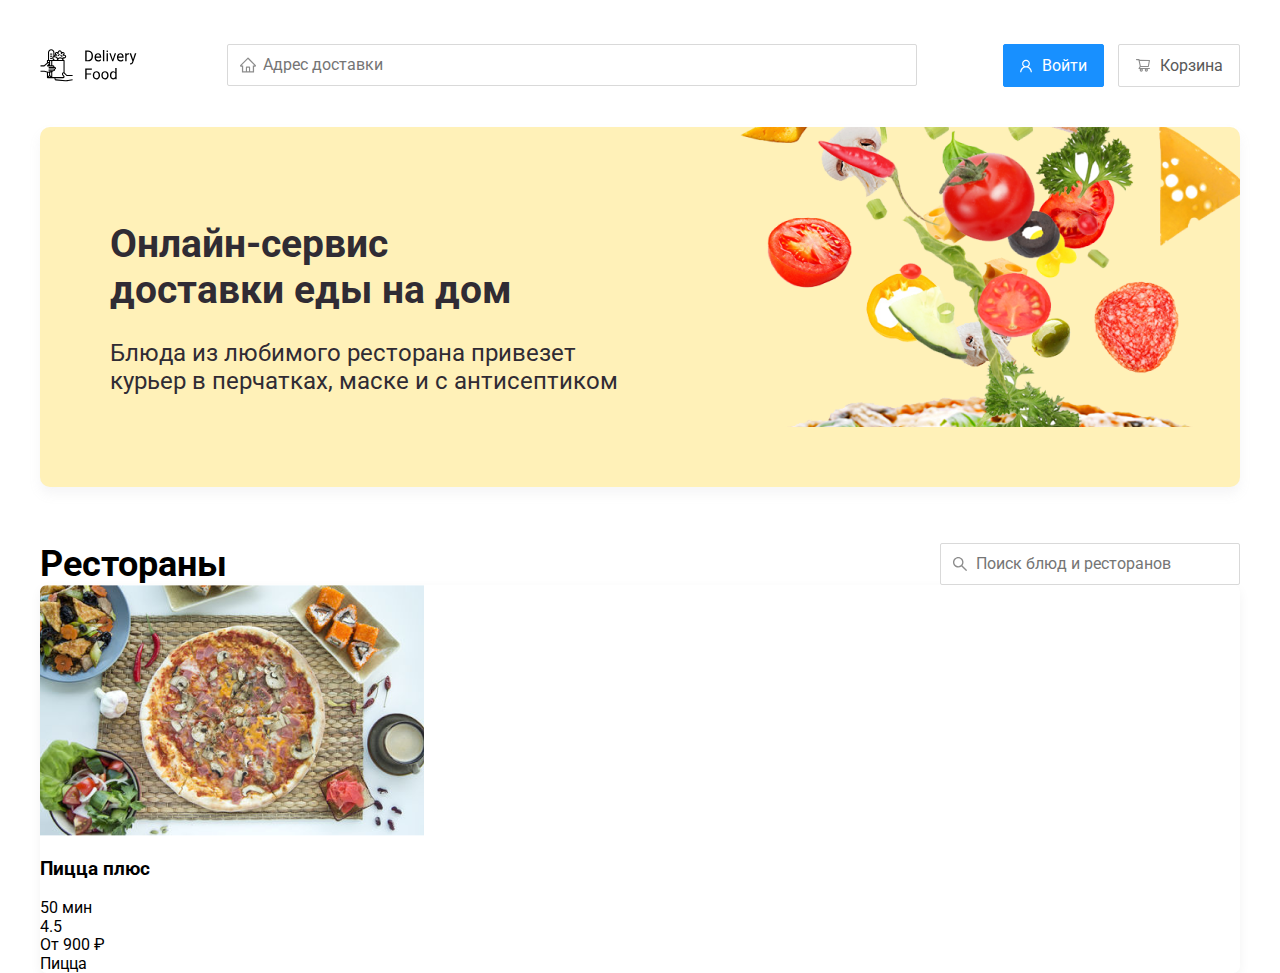
<file: index.html>
<!DOCTYPE html>
<html lang="ru">
  <head>
    <meta charset="UTF-8" />
    <meta name="viewport" content="width=device-width, initial-scale=1.0" />
    <title>Delivery Food</title>
    <link
      href="https://fonts.googleapis.com/css2?family=Roboto:wght@400;700&display=swap"
      rel="stylesheet"
    />
    <link rel="stylesheet" href="css\normalize.css" />
    <link rel="stylesheet" href="css/style.css" />
  </head>
  <body>
    <div class="container">
      <!-- Шапка сайта -->
      <header class="header">
        <!-- Логотип -->
        <img src="img\logo.svg" alt="Logo" class="logo" />
        <!-- Поле поиска -->
        <input
          type="text"
          class="input input-adress"
          placeholder="Адрес доставки"
        />
        <div class="buttons">
          <button class="button button-primary">
            <img src="img/user.svg" alt="user" class="button-icon" />
            <span class="button-text">Войти</span>
          </button>
          <button class="button">
            <img src="img/shopping-cart.svg" alt="cart" class="button-icon" />
            <span class="button-text">Корзина</span>
          </button>
        </div>
      </header>
      <section class="promo">
        <h1 class="promo-title">
          Онлайн-сервис <br />
          доставки еды на дом
        </h1>
        <p class="promo-text">
          Блюда из любимого ресторана привезет курьер в перчатках, маске и с
          антисептиком
        </p>
      </section>
      <section class="restaurants">
        <div class="section-heading">
          <h2 class="section-title">Рестораны</h2>
          <input
            type="text"
            class="input input-search"
            placeholder="Поиск блюд и ресторанов"
          />
        </div>
        <div class="cards">
          <div class="card">
            <img src="img\image.png" alt="image" class="card-image" />
            <div class="card-text">
              <div class="card-heading">
                <h3 class="card-title">Пицца плюс</h3>
                <span class="card-tag tag">50 мин</span>
                <!-- /.card-title -->
              </div>
              <!-- /.card-heading -->
              <div class="card-info">
                <div class="rating">4.5</div>
                <div class="price">От 900 ₽</div>
                <div class="category">Пицца</div>
              </div>
              <!-- /.card-info -->
            </div>
            <!-- /.card-text -->
          </div>
          <!-- /.card -->
        </div>
        <!-- /.cards -->
      </section>
    </div>
  </body>
</html>
</file>
<file: css/style.css>
* {
  box-sizing: border-box;
}

.container {
  max-width: 1200px;
  margin: auto;
}

.header {
  display: flex;
  align-items: center;
  justify-content: space-between;
  margin-bottom: 40px;
}
.input {
  background: #ffffff;
  border: 1px solid #d9d9d9;
  border-radius: 2px;
  font-size: 16px;
  line-height: 24px;
  padding: 8px;
  padding-left: 35px;
  background-repeat: no-repeat;
  background-position: left 11px center;
}
.input-adress {
  width: 690px;
  background-image: url(../img/home.svg);
}
.input-search {
  background-image: url(../img/search.svg);
  width: 300px;
}

.button {
  padding: 8px 16px;
  color: #595959;
  background: #ffffff;
  border: 1px solid #d9d9d9;
  box-sizing: border-box;
  box-shadow: 0px 0px 2px rgba(0, 0, 0, 0.0015);
  border-radius: 2px;
  font-size: 16px;
  line-height: 24px;
}

.button-primary {
  background: #1890ff;
  border: 1px solid #1890ff;
  color: #fff;
  margin-right: 10px;
}

.button-icon {
  margin-right: 6px;
  vertical-align: middle;
}

.button-text {
  vertical-align: middle;
}

body {
  font-family: "Roboto", sans-serif;
  padding-top: 44px;
}

.promo {
  box-shadow: 0px 7px 12px rgba(158, 158, 163, 0.1);
  background: #fff1b8 url(../img/promo-image.png) no-repeat top right -200px;
  border-radius: 10px;
  padding: 68px 70px;
  margin-bottom: 56px;
}
.promo-text {
  max-width: 538px;
  font-style: normal;
  font-weight: normal;
  font-size: 24px;
  line-height: 28px;

  color: #302c34;
}
.promo-title {
  font-style: normal;
  font-weight: bold;
  font-size: 39px;
  line-height: 46px;
  color: #302c34;
}
.section-heading {
  display: flex;
  align-items: center;
  justify-content: space-between;
}
.section-title {
  font-style: normal;
  font-weight: bold;
  font-size: 36px;
  line-height: 42px;
  margin: 0;
  color: #000000;
}
.card {
  background: #ffffff;
  box-shadow: 0px 4px 12px rgba(0, 0, 0, 0.05);
  border-radius: 7px;
  overflow: hidden;
}
</file>
